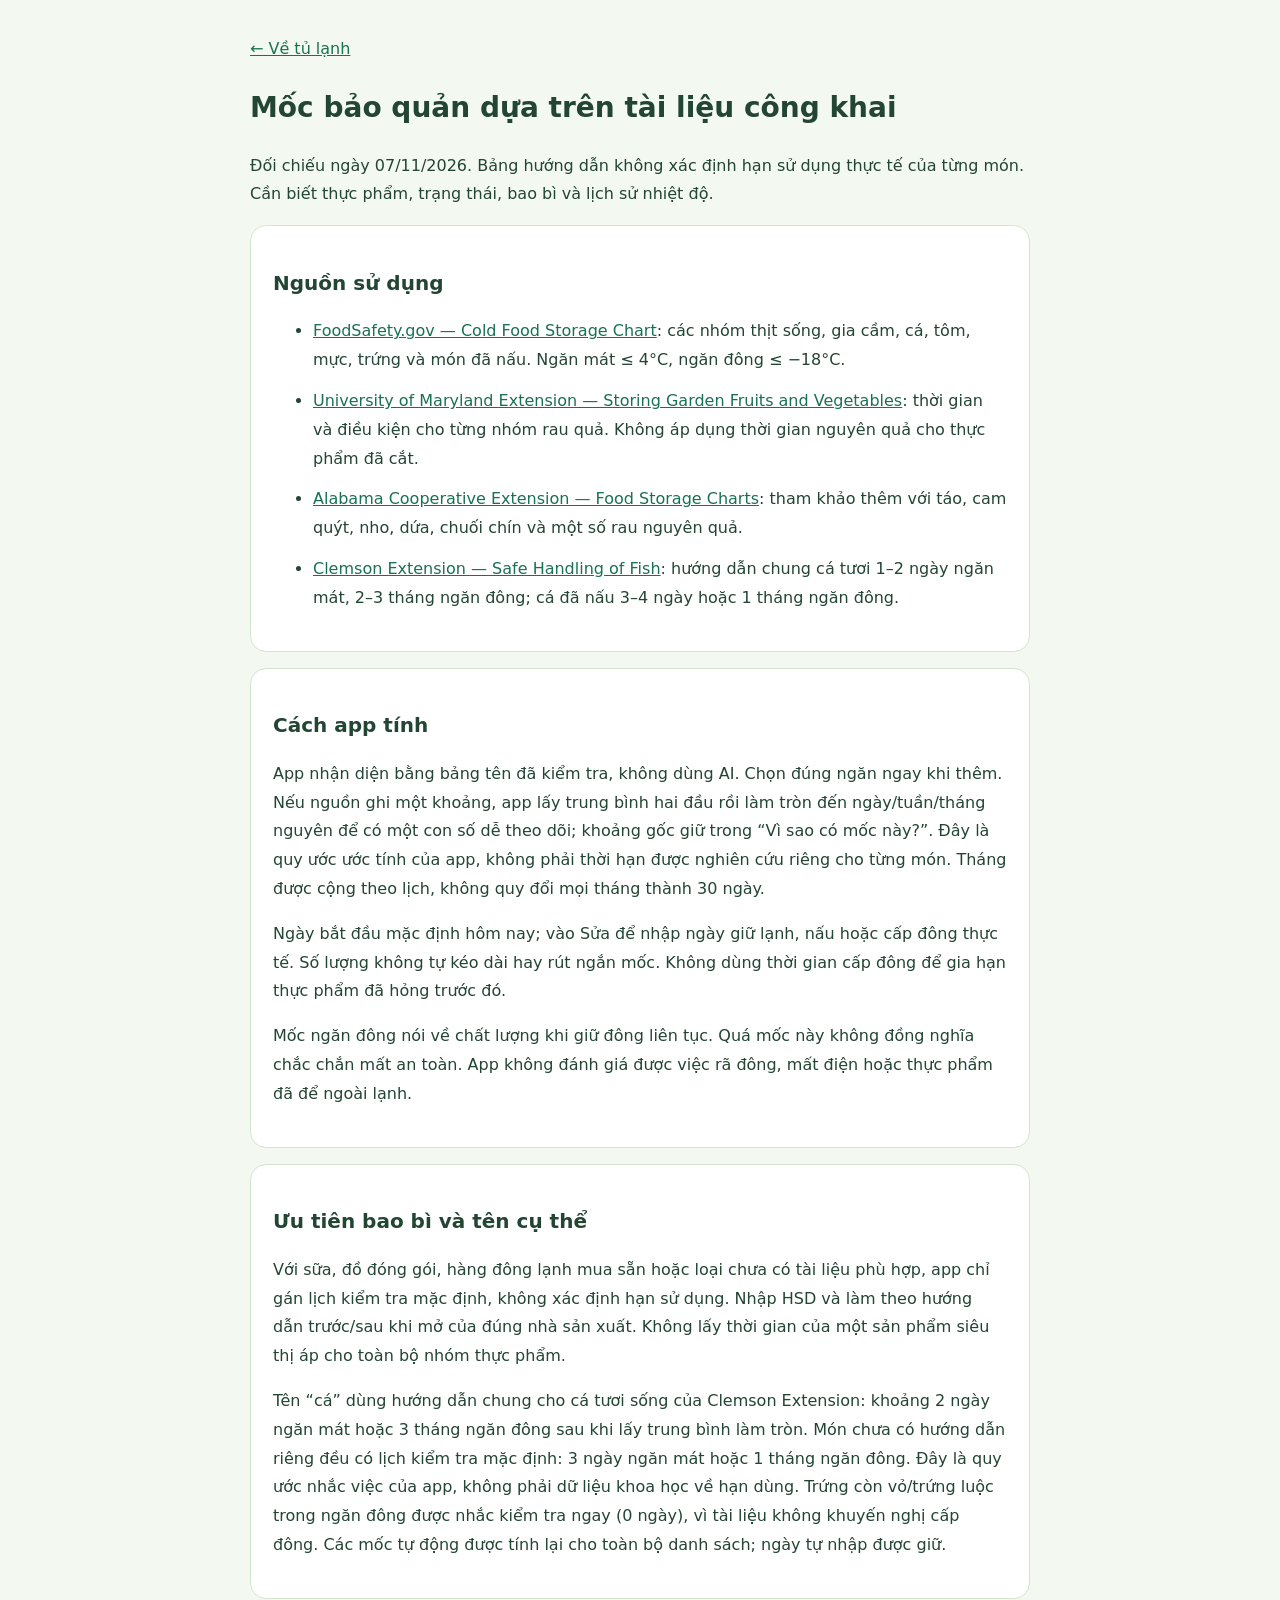
<file: sources.html>
<!doctype html><html lang="vi"><meta charset="utf-8"><meta name="viewport" content="width=device-width,initial-scale=1"><title>Tài liệu bảo quản · Tủ lạnh nhỏ</title><style>body{font:16px/1.8 system-ui;max-width:780px;margin:35px auto;padding:0 22px;color:#234533;background:#f3f8f1}h1{font-size:28px}h2{font-size:20px}a{color:#197153}section{background:#fff;border:1px solid #d5e5cd;padding:22px;border-radius:16px;margin:16px 0}li{margin:12px 0}</style><a href="./">← Về tủ lạnh</a><h1>Mốc bảo quản dựa trên tài liệu công khai</h1><p>Đối chiếu ngày 07/11/2026. Bảng hướng dẫn không xác định hạn sử dụng thực tế của từng món. Cần biết thực phẩm, trạng thái, bao bì và lịch sử nhiệt độ.</p><section><h2>Nguồn sử dụng</h2><ul><li><a href="https://www.foodsafety.gov/food-safety-charts/cold-food-storage-charts">FoodSafety.gov — Cold Food Storage Chart</a>: các nhóm thịt sống, gia cầm, cá, tôm, mực, trứng và món đã nấu. Ngăn mát ≤ 4°C, ngăn đông ≤ −18°C.</li><li><a href="https://www.extension.umd.edu/resource/storing-garden-fruits-and-vegetables">University of Maryland Extension — Storing Garden Fruits and Vegetables</a>: thời gian và điều kiện cho từng nhóm rau quả. Không áp dụng thời gian nguyên quả cho thực phẩm đã cắt.</li><li><a href="https://www.aces.edu/blog/topics/disaster-home-family/food-storage-charts/">Alabama Cooperative Extension — Food Storage Charts</a>: tham khảo thêm với táo, cam quýt, nho, dứa, chuối chín và một số rau nguyên quả.</li><li><a href="https://hgic.clemson.edu/factsheet/safe-handling-of-fish/">Clemson Extension — Safe Handling of Fish</a>: hướng dẫn chung cá tươi 1–2 ngày ngăn mát, 2–3 tháng ngăn đông; cá đã nấu 3–4 ngày hoặc 1 tháng ngăn đông.</li></ul></section><section><h2>Cách app tính</h2><p>App nhận diện bằng bảng tên đã kiểm tra, không dùng AI. Chọn đúng ngăn ngay khi thêm. Nếu nguồn ghi một khoảng, app lấy trung bình hai đầu rồi làm tròn đến ngày/tuần/tháng nguyên để có một con số dễ theo dõi; khoảng gốc giữ trong “Vì sao có mốc này?”. Đây là quy ước ước tính của app, không phải thời hạn được nghiên cứu riêng cho từng món. Tháng được cộng theo lịch, không quy đổi mọi tháng thành 30 ngày.</p><p>Ngày bắt đầu mặc định hôm nay; vào Sửa để nhập ngày giữ lạnh, nấu hoặc cấp đông thực tế. Số lượng không tự kéo dài hay rút ngắn mốc. Không dùng thời gian cấp đông để gia hạn thực phẩm đã hỏng trước đó.</p><p>Mốc ngăn đông nói về chất lượng khi giữ đông liên tục. Quá mốc này không đồng nghĩa chắc chắn mất an toàn. App không đánh giá được việc rã đông, mất điện hoặc thực phẩm đã để ngoài lạnh.</p></section><section><h2>Ưu tiên bao bì và tên cụ thể</h2><p>Với sữa, đồ đóng gói, hàng đông lạnh mua sẵn hoặc loại chưa có tài liệu phù hợp, app chỉ gán lịch kiểm tra mặc định, không xác định hạn sử dụng. Nhập HSD và làm theo hướng dẫn trước/sau khi mở của đúng nhà sản xuất. Không lấy thời gian của một sản phẩm siêu thị áp cho toàn bộ nhóm thực phẩm.</p><p>Tên “cá” dùng hướng dẫn chung cho cá tươi sống của Clemson Extension: khoảng 2 ngày ngăn mát hoặc 3 tháng ngăn đông sau khi lấy trung bình làm tròn. Món chưa có hướng dẫn riêng đều có lịch kiểm tra mặc định: 3 ngày ngăn mát hoặc 1 tháng ngăn đông. Đây là quy ước nhắc việc của app, không phải dữ liệu khoa học về hạn dùng. Trứng còn vỏ/trứng luộc trong ngăn đông được nhắc kiểm tra ngay (0 ngày), vì tài liệu không khuyến nghị cấp đông. Các mốc tự động được tính lại cho toàn bộ danh sách; ngày tự nhập được giữ.</p></section></html>
</file>
